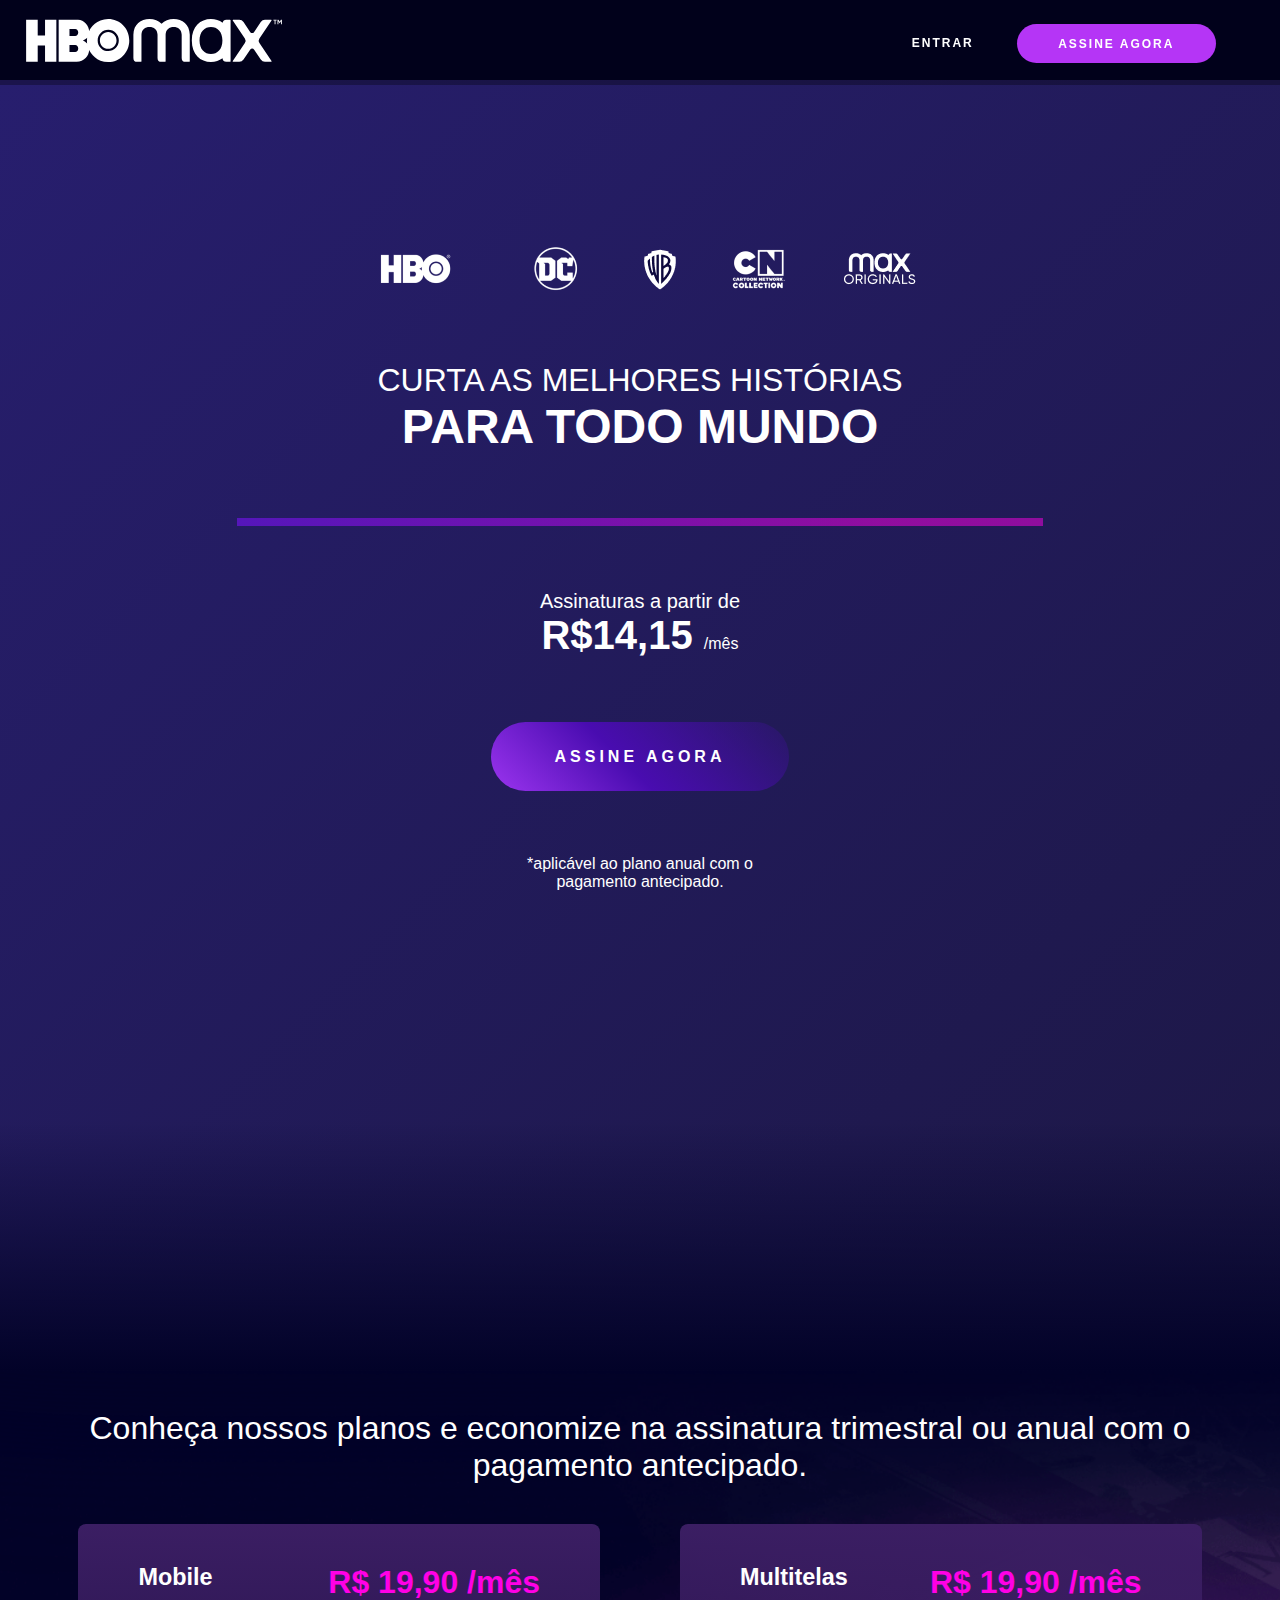
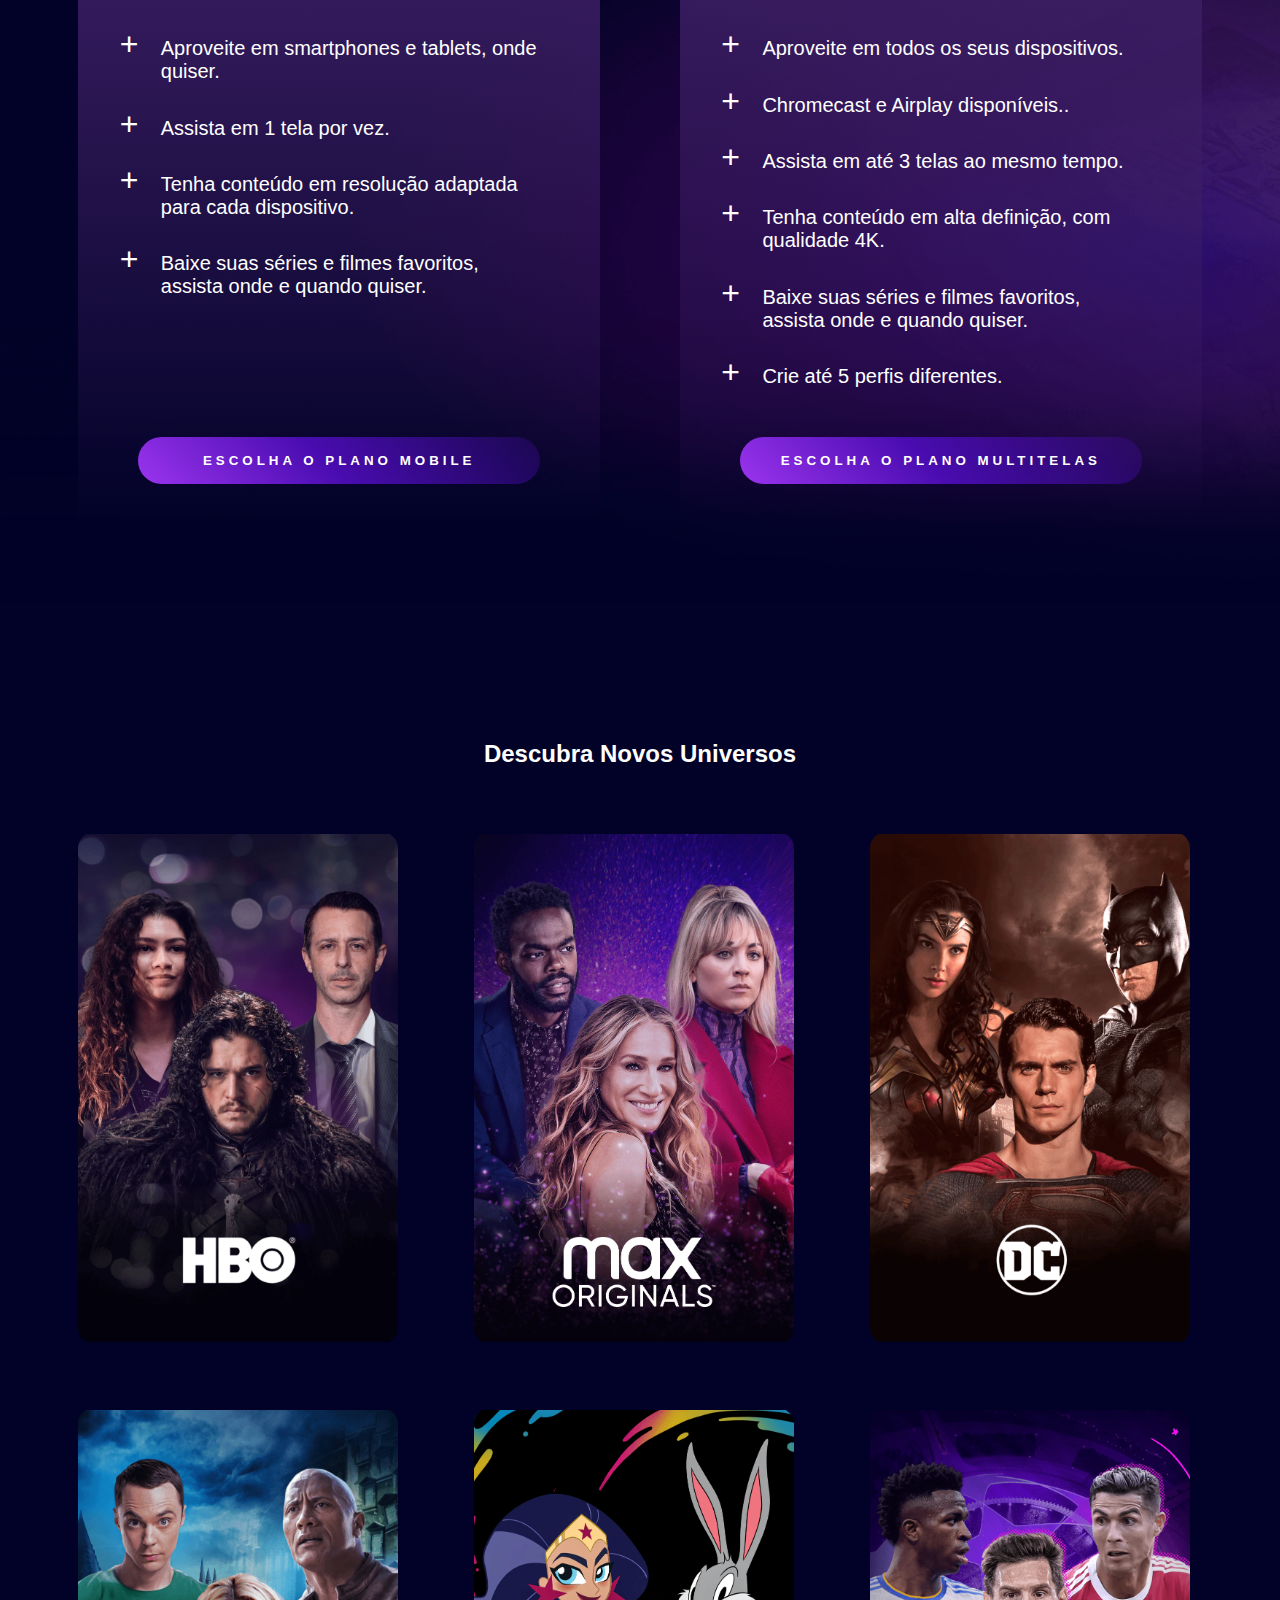
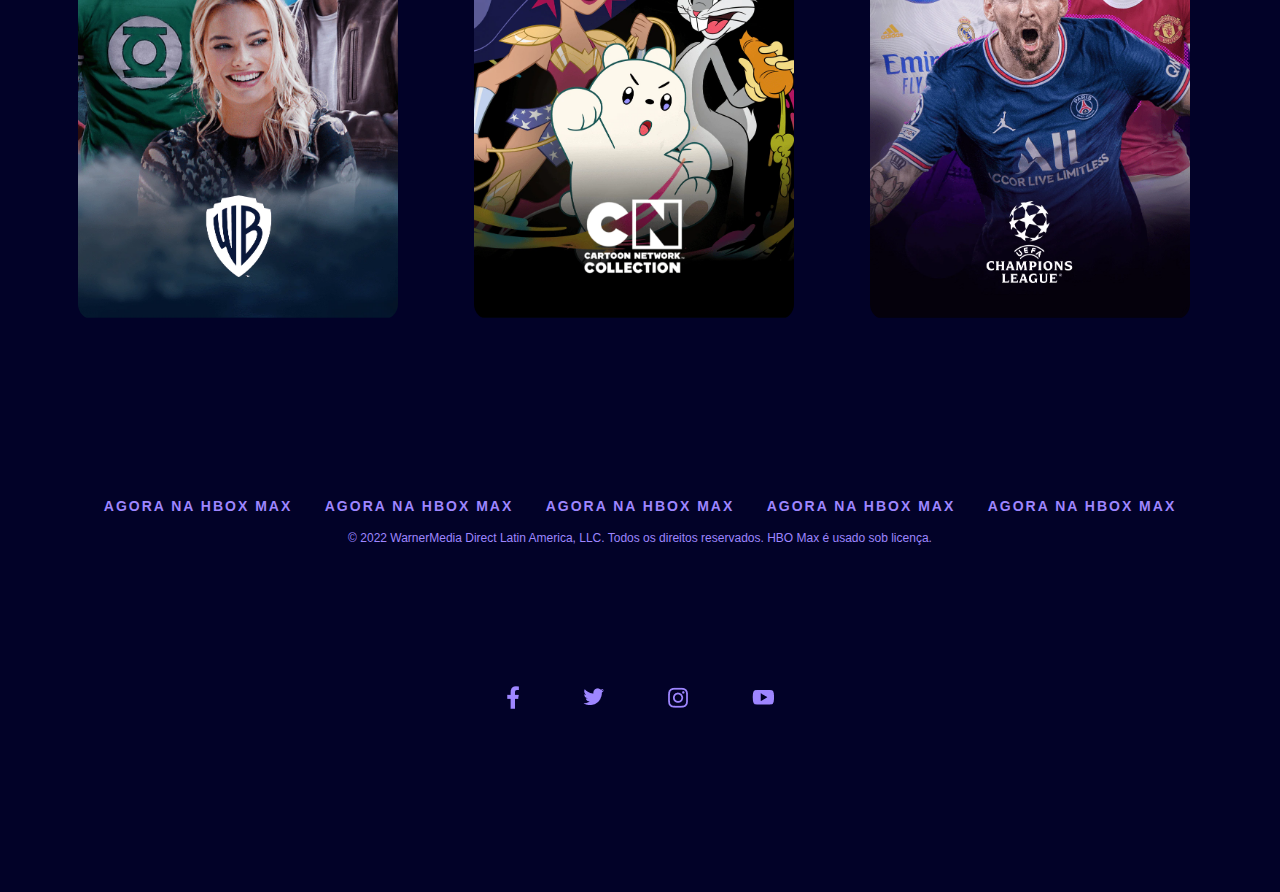
<file: index.html>
<!DOCTYPE html>
<html lang="en">
<head>
    <meta charset="UTF-8">
    <meta name="viewport" content="width=device-width, initial-scale=1.0">

    <link rel="stylesheet" href="css/style.css" />

    <title>HBO Max</title>
</head>
<body>
    <nav class="menu">
        <a href="index.html" class="menu__logo">
            <img class="menu__logo-image" src="img/hbo-logo.svg" alt="logo">
        </a>
        <div>
            <a href="signin.html" class="menu__item">Entrar</a>
            <a class="menu__item menu__item--button button">Assine agora</a>
        </div>
    </nav>

    <header class="header">
        <div class="header__content">
            <div class="header__channels">
                <img src="img/hbo.png" alt="HBO" class="header__channel">
                <img src="img/dc.png" alt="DC" class="header__channel">
                <img src="img/wb.png" alt="WB" class="header__channel">
                <img src="img/cartoon-network_neutral.png" alt="Cartoon" class="header__channel">
                <img src="img/max_originals.png" alt="HBO Max" class="header__channel">
            </div>
        
        <h1 class="header__title">
            <span class="header__title--light">Curta as melhores histórias</span>
            Para todo mundo
        </h1>
        
        <div class="divider"></div>
        
        <div class="offer">
            <p>Assinaturas a partir de</p>
            <p class="offer__price">R$14,15 <span class="offer__price--small">/mês</span></p>
        </div>
        
        <a href="#" class="button button--gradient header__button">Assine agora</a>
        
        <p class="text--small">*aplicável ao plano anual com o pagamento antecipado.</p>
        </div>
    </header>

    <main>
        <section id="subscription" class="subscription">
            <div class="container">
                <h2 class="title">Conheça nossos planos e economize na assinatura trimestral ou anual com o pagamento antecipado.</h2>

                <div class="subscription__plans">
                    <div class="subscription__card card-1">
                        <div>
                            <div class="subscription__plan">
                                <h3>Mobile</h3>

                                <p class="subscription__price">R$ 19,90 <span class="text-small">/mês</span></p>
                            </div>

                            <ul class="subscription__goals">
                                <li class="subscription__description">Aproveite em smartphones e tablets, onde quiser.</li>
                                <li class="subscription__description">Assista em 1 tela por vez.</li>
                                <li class="subscription__description">Tenha conteúdo em resolução adaptada para cada dispositivo.</li>
                                <li class="subscription__description">Baixe suas séries e filmes favoritos, assista onde e quando quiser.</li>
                            </ul>
                        </div>
                        <button class="button button--gradient">Escolha o Plano Mobile</button>
                    </div>
                   
                    <div class="subscription__card card-2">
                        <div>
                            <div class="subscription__plan">
                                <h3>Multitelas</h3>

                                <p class="subscription__price">R$ 19,90 <span class="text-small">/mês</span></p>
                            </div>

                            <ul class="subscription__goals">
                                <li class="subscription__description">Aproveite em todos os seus dispositivos.</li>
                                <li class="subscription__description">Chromecast e Airplay disponíveis..</li>
                                <li class="subscription__description">Assista em até 3 telas ao mesmo tempo.</li>
                                <li class="subscription__description">Tenha conteúdo em alta definição, com qualidade 4K.</li>
                                <li class="subscription__description">Baixe suas séries e filmes favoritos, assista onde e quando quiser.</li>
                                <li class="subscription__description">Crie até 5 perfis diferentes.</li>
                            </ul>
                        </div>
                        <button class="button button--gradient">Escolha o Plano Multitelas</button>
                    </div>
                </div>
            </div>
        </section>

        <section id="contents" class="contents container">
            <h2 class="title">Descubra Novos Universos</h2>
    
                <div class="contents__container">
                    <div class="contents__card bg-card-1">
                    </div>
                    
                    <div class="contents__card bg-card-2">
                    </div>
                    
                    <div class="contents__card bg-card-3">
                    </div>
                    
                    <div class="contents__card bg-card-4">
                    </div>
                    
                    <div class="contents__card bg-card-5">
                    </div>
                    
                    <div class="contents__card bg-card-6">
                    </div>
                    
                </div>
        </section>
    </main>

    <footer class="footer container">
        <div>
            <a href="https://www.max.com/br/pt/sitemap" class="footer__link">Agora na hbox Max</a>
            <a href="https://www.max.com/br/pt" class="footer__link">Agora na hbox Max</a>
            <a href="https://www.max.com/br/pt/movies" class="footer__link">Agora na hbox Max</a>
            <a href="https://www.max.com/br/pt/shows" class="footer__link">Agora na hbox Max</a>
            <a href="https://help.hbomax.com/br" class="footer__link">Agora na hbox Max</a>
        </div>

        <p class="text--small footer--legal">© 2022 WarnerMedia Direct Latin America, LLC. Todos os direitos reservados. HBO Max é usado sob licença.</p>

        <div class="footer__social">
            <a href="https://www.facebook.com/HBOMaxBr/" class="footer__social-link">
                <img src="img/fb_0.png" alt="facebook">
            </a>
            <a href="https://www.facebook.com/HBOMaxBr/" class="footer__social-link">
                <img src="img/twitter_0.png" alt="Twitter">
            </a>
            <a href="https://www.facebook.com/HBOMaxBr/" class="footer__social-link">
                <img src="img/instagram_0.png" alt="Instagram">
            </a>
            <a href="https://www.facebook.com/HBOMaxBr/" class="footer__social-link">
                <img src="img/youtube_0.png" alt="Youtube">
            </a>
        </div>
    </footer>
    
</body>
</html>
</file>
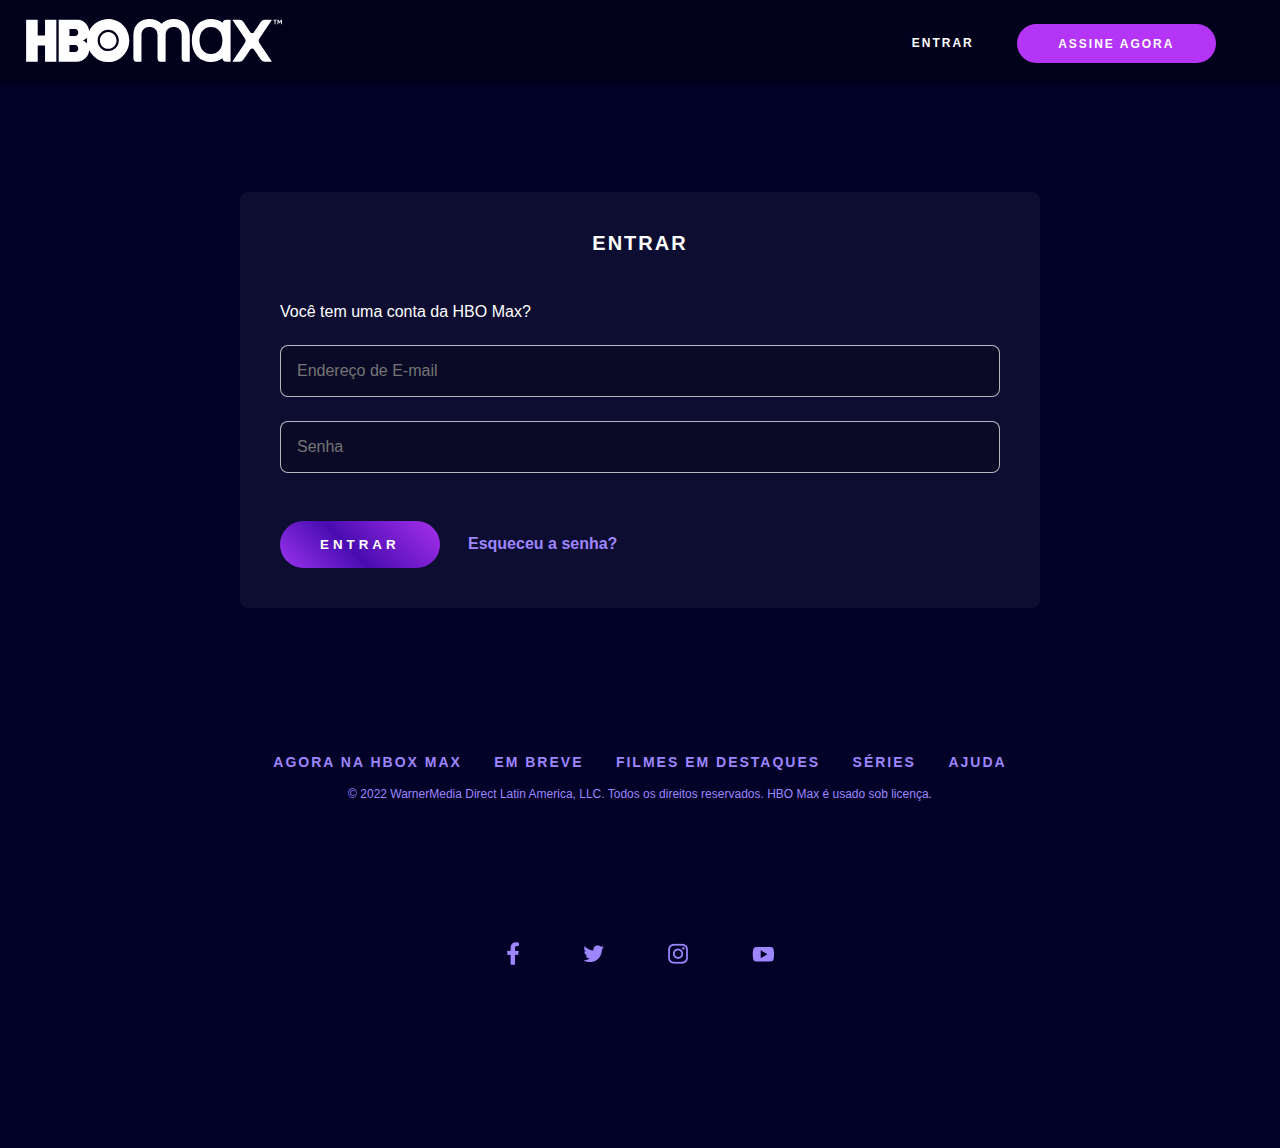
<file: signin.html>
<!DOCTYPE html>
<html lang="en">
<head>
    <meta charset="UTF-8">
    <meta name="viewport" content="width=device-width, initial-scale=1.0">

    <link rel="stylesheet" href="css/style.css" />
    <link rel="stylesheet" href="css/signin.css" />

    <title>Sing In</title>
</head>
<body>
    <nav class="menu">
        <a href="index.html" class="menu__logo">
            <img class="menu__logo-image" src="img/hbo-logo.svg" alt="logo">
        </a>
        <div>
            <a class="menu__item">Entrar</a>
            <a class="menu__item menu__item--button button">Assine agora</a>
        </div>
    </nav>

    <main class="content">
        <form class="login container">
            <h1 class="login__title">Entrar</h1>
            <label class="login__label">Você tem uma conta da HBO Max?</label>
            <input class="login__field" type="email" name="email" id="email" placeholder="Endereço de E-mail">
            <input class="login__field" type="password" name="password" id="password" placeholder="Senha" minlength="0">
            <div class="login__actions">
                <button type="submit" class="button button--gradient">Entrar</button>
                <a href="#" class="login__link">Esqueceu a senha?</a>
            </div>
        </form>
    </main>

    <footer class="footer container">
        <div>
            <a href="https://www.max.com/br/pt/sitemap" class="footer__link">Agora na hbox Max</a>
            <a href="https://www.max.com/br/pt" class="footer__link">Em Breve</a>
            <a href="https://www.max.com/br/pt/movies" class="footer__link">Filmes em Destaques</a>
            <a href="https://www.max.com/br/pt/shows" class="footer__link">Séries</a>
            <a href="https://help.hbomax.com/br" class="footer__link">Ajuda</a>
        </div>

        <p class="text--small footer--legal">© 2022 WarnerMedia Direct Latin America, LLC. Todos os direitos reservados. HBO Max é usado sob licença.</p>

        <div class="footer__social">
            <a href="https://www.facebook.com/HBOMaxBr/" class="footer__social-link">
                <img src="img/fb_0.png" alt="facebook">
            </a>
            <a href="https://www.facebook.com/HBOMaxBr/" class="footer__social-link">
                <img src="img/twitter_0.png" alt="Twitter">
            </a>
            <a href="https://www.facebook.com/HBOMaxBr/" class="footer__social-link">
                <img src="img/instagram_0.png" alt="Instagram">
            </a>
            <a href="https://www.facebook.com/HBOMaxBr/" class="footer__social-link">
                <img src="img/youtube_0.png" alt="Youtube">
            </a>
        </div>
    </footer>
</body>
</html>
</file>
<file: css/style.css>
:root {
    --primary-color: #020228;
    --secondary-color: #ff00e5;
    --tertiary-color: #b535f6;
    --btn-bg-color-gradient: linear-gradient(
      45deg,
      #9b34ef 0%,
      #490cb0 20%,
      transparent 50%
    );
    --btn-link-bg-color: #fff;
    --btn-link-color: #000;
    --card-bg-color: linear-gradient(0deg, transparent, #3b1e63);
    --divider-bg-color: linear-gradient(
      90deg,
      #5516ba,
      rgba(255, 0, 229, 0.5) 80%
    );
    --nav-bg-color: rgba(0, 0, 0, 0.3);
    --text-color: #fff;
    --link-color: #9e86ff;
    --form-bg-color: rgba(211, 211, 211, 0.06);
    --form-field-bg-color: rgba(0, 0, 0, 0.2);
    --form-field-border: 1px solid rgba(255, 255, 255, 0.7);
    --form-field-placeholder: rgba(255, 255, 255, 0.7);
    --form-field-error: rgb(255, 76, 76);

    scroll-behavior: smooth;
}

::-webkit-scrollbar {
    width: 8px;
}

::-webkit-scrollbar-thumb {
    background: var(--tertiary-color);
    border-radius: 10px;
}

::-webkit-scrollbar-thumb:hover {
    background: var(--secondary-color);
}


@import url("https://fonts.googleapis.com/css2?family=Raleway:wght@300;400;500;600;700&display=swap");
@import url("https://fonts.googleapis.com/css2?family=Quicksand:wght@300;400;700&display=swap");

* {
    margin: 0;
    padding: 0;
    box-sizing: border-box;
    font-family: "Raleway", sans-serif;
}

/* html {
    font-size: 62.5%;
} */

body {
    display: block;
    background-color: var(--primary-color);
    color: var(--text-color);
}

a {
    text-decoration: none;
}

.container {
    max-width: 1200px;
    margin: 0 auto;
    padding: 2.4rem;
    text-align: center;
}

.text--small {
    font-size: 1rem;
    font-weight: 300;
}

.menu {
    width: 100%;
    padding: 1.2rem 1.6rem;
    position: fixed;
    top: 0;

    display: flex;
    align-items: center;
    justify-content: space-between;
    background: var(--nav-bg-color);
    z-index: 1;
}

.menu .menu__logo {
    max-width: 16rem;
}

.menu__logo-image {
    width: 100%;
}

.menu .menu__item {
    margin-right: 2.4rem;
    font-size: 0.75rem;
    font-weight: 700;
    text-transform: uppercase;
    letter-spacing: 2px;
    color: var(--text-color);
}

.menu__item:hover {
    color: var(--primary-color);
    background: var(--btn-link-bg-color);
}

.menu .menu__item .menu__item--button {
    padding: 0.8rem 2.6rem;
}
    
.button {
    padding: 0.8rem 2.6rem;
    background-color: var(--tertiary-color);
    border-radius: 500px;
    border: none;
    cursor: pointer;
}

.header {
    position: relative;
    margin-top: 5rem;
    padding: 10rem 0 30rem;
    background: linear-gradient(-45deg, #56125b, #0f0f10, #271e6e);
    background-size: 400% 500%;
    animation: gradient 10s ease infinite alternate;
}

@keyframes gradient {
    0% {
        background-position: 0% 50%;
    }
    
    50% {
        background-position: 100% 50%;
    }

    100% {
        background-position: 0% 50%;
    }
}

.header__content {
    margin: auto;
    display: flex;
    flex-direction: column;
    align-items: center;
    gap: 4rem;
    padding: 0 4rem;
    color: var(--text-color);
}

.header__content::after {
    content: "";
    width: 100%;
    height: 250px;
    position: absolute;
    bottom: 0;
    background: linear-gradient(0deg, var(--primary-color), transparent);
}

.header__channels {
    display: flex;
    flex-wrap: wrap;
    justify-content: center;
    gap: 2.4rem;
}

.header__channel {
    object-fit: contain;
}

.header__title {
    text-transform: uppercase;
    text-align: center;
    font-size: 3rem;
}

.header__title--light {
    display: block;
    font-weight: lighter;
    font-size: 2rem;
}

.divider {
    width: 70%;
    max-width: 70rem;
    height: 0.5rem;
    background: var(--divider-bg-color);
}

.header__title--light .after {
    text-align: center;
    font-size: 1.25rem;
}

.header .offer {
    text-align: center;
    font-size: 1.25rem;
}

.header .offer__price {
    font-family: "Raleway", sans-serif;
    font-size: 2.5rem;
    font-weight: bold;
}

.header .offer__price--small {
    font-size: 1rem;
    font-weight: 300;
}

.header .button {
    padding: 1.6rem 4rem;
    border-radius: 500px;
    font-weight: 700;
    color: var(--text-color);
    text-transform: uppercase;
    text-decoration: none;
    letter-spacing: 4px;
    border: none;
    cursor: pointer;
}

.header .button--gradient {
    background: var(--btn-bg-color-gradient);
    outline: 3px solid transparent;
    transition: background 1s, outline 1s, transform 1s;
    background-size: 250%;
}

.header .header__button {
    animation: wiggle 2.2s linear infinite;
}

.header .header__button:hover {
    border: var(--tertiary-color);
}

@keyframes wiggle {
    0% {
        transform: rotate(0);
    }

    15% {
        transform: rotate(-15deg);
    }

    20% {
        transform: rotate(10deg);
    }

    25% {
        transform: rotate(-10deg);
    }

    30% {
        transform: rotate(10deg);
    }

    35% {
        transform: rotate(-10deg);
    }

    40%, 100% {
        transform: rotate(0);
    }
}

.header .text--small {
    max-width: 300px;
    text-align: center;
}

.subscription {
    background: url('../img/background-movies-series.png') no-repeat;
    background-size: cover;
    position: relative;
}

.subscription .title {
    display: block;
    font-size: 2rem;
    font-weight: 500;
}

.subscription__plans {
    display: flex;
    justify-content: space-around;
    gap: 80px;
    margin: 40px 0;
    perspective: 2000px;
    perspective-origin: top;
}

.subscription__card {
    background: var(--card-bg-color);
    padding: 40px 60px;
    border-radius: 8px;

    display: flex;
    min-height: 600px;
    flex-direction: column;
    justify-content: space-between;
    transition: transform 1s ease-in-out;
}

.card-1:hover {
    transform: rotateY(40deg);
}

.card-2:hover {
    transform: rotateY(-40deg);
}

.subscription__plan {
    display: flex;
    justify-content: space-between;
    font-size: 1.25rem;
    margin-bottom: 1.6rem;
}

.subscription__plan h3 {
    display: block;
    font-size: 1.17em;
}

.subscription__plan p {
    display: block;
}

.subscription__plan .subscription__price {
    font-size: 2rem;
    font-family: "Raleway", sans-serif;
    color: var(--secondary-color);
    font-weight: 700;
}

.subscription__plan .text--small {
    color: var(--text-color);
}

.subscription__goals {
    display: block;
    list-style-type: disc;
}

.subscription__goals .subscription__description {
    text-align: left;
    list-style: none;
    font-size: 1.25rem;
    margin-bottom: 1.4rem;
    padding-left: 1.4rem;
}

.subscription__goals .subscription__description::marker {
    content: '+';
    font-size: 2rem;
    margin: 0 8px 0 0;
}

.button--gradient {
    background: var(--btn-bg-color-gradient);
    outline: 3px solid transparent;
    transition: background 1s, outline 1s, transform 1s;
    background-size: 250%;
}

.subscription__card .button {
    padding: 16px 40px;
    font-weight: 700;
    color: var(--text-color);
    text-transform: uppercase;
    text-decoration: none;
    letter-spacing: 4px;
    cursor: pointer;
}

.contents {
    margin: 100px auto;
    scroll-margin-top: 80px;
}

.contents .contents__container {
    margin-top: 4rem;
    display: grid;
    grid-template-columns: repeat(3, 1fr);
    gap: 4rem;
}

.contents .contents__container .contents__card {
    width: 20rem;
    height: 32rem;

    border-radius: 16px;
    background-repeat: no-repeat;
    background-size: cover;
    background-position: center;
    border: 2px solid transparent;
    transition: transform 0.8s, background 0.8s, border 1s;
}

.contents .contents__container .contents__card:hover {
    transform: scale(1.1);
    border: var(--tertiary-color);
    cursor: pointer;
}

.contents .bg-card-1 {
    background-image: url('../img/hbo-default_0.webp');
}

.contents .bg-card-1:hover {
    background-image: url('../img/MAX-Default.webp');
}

.contents .bg-card-2 {
    background-image: url('../img/MAX-Default.webp');
}

.contents .bg-card-2:hover {
    background-image: url('../img/MAX-Default.webp');
}

.contents .bg-card-3 {
    background-image: url('../img/DC_Default.webp');
}

.contents .bg-card-3:hover {
    background-image: url('../img/MAX-Default.webp');
}

.contents .bg-card-4 {
    background-image: url('../img/WB-Default.webp');
}

.contents .bg-card-4:hover {
    background-image: url('../img/MAX-Default.webp');
}

.contents .bg-card-5 {
    background-image: url('../img/CN-Default.webp');
}

.contents .bg-card-5:hover {
    background-image: url('../img/MAX-Default.webp');
}

.contents .bg-card-6 {
    background-image: url('../img/UCL-Default.webp');
}

.contents .bg-card-6:hover {
    background-image: url('../img/MAX-Default.webp');
}

.contents .contents__image {
    width: 100%;
    object-fit: cover;
    object-position: center;
    transition: opacity 2s;
}

.contents .contents__image img {
    overflow-clip-margin: content-box;
    overflow: clip;
}

.footer__link {
    font-family: "Raleway", sans-serif;
    font-weight: bold;
    color: var(--link-color);
    text-transform: uppercase;
    text-decoration: none;
    margin: 0 14px;
    letter-spacing: 2px;
    transition: color 0.5s;
    font-size: 0.875rem;
}

.footer .footer--legal {
    font-size: 0.75rem;
    margin: 16px 0;
    color: var(--link-color);
}

.footer .text--small {
    font-weight: 300;
}

.footer__social {
    display: flex;
    align-items: center;
    justify-content: center;
    gap: 4rem;
    margin: 8.8rem;
}


@media (width: 990px) {

}

@media (width: 990px) {

}
</file>
<file: css/signin.css>
/* SING IN PAGE */
:root {
    --primary-color: #020228;
    --secondary-color: #ff00e5;
    --tertiary-color: #b535f6;
    --btn-bg-color-gradient: linear-gradient(
      45deg,
      #9b34ef 0%,
      #490cb0 20%,
      transparent 50%
    );
    --btn-link-bg-color: #fff;
    --btn-link-color: #000;
    --card-bg-color: linear-gradient(0deg, transparent, #3b1e63);
    --divider-bg-color: linear-gradient(
      90deg,
      #5516ba,
      rgba(255, 0, 229, 0.5) 80%
    );
    --nav-bg-color: rgba(0, 0, 0, 0.3);
    --text-color: #fff;
    --link-color: #9e86ff;
    --form-bg-color: rgba(211, 211, 211, 0.06);
    --form-field-bg-color: rgba(0, 0, 0, 0.2);
    --form-field-border: 1px solid rgba(255, 255, 255, 0.7);
    --form-field-placeholder: rgba(255, 255, 255, 0.7);
    --form-field-error: rgb(255, 76, 76);

    scroll-behavior: smooth;
}

::-webkit-scrollbar {
    width: 8px;
}

::-webkit-scrollbar-thumb {
    background: var(--tertiary-color);
    border-radius: 10px;
}

::-webkit-scrollbar-thumb:hover {
    background: var(--secondary-color);
}


@import url("https://fonts.googleapis.com/css2?family=Raleway:wght@300;400;500;600;700&display=swap");
@import url("https://fonts.googleapis.com/css2?family=Quicksand:wght@300;400;700&display=swap");

* {
    margin: 0;
    padding: 0;
    box-sizing: border-box;
    font-family: "Raleway", sans-serif;
}

/* html {
    font-size: 62.5%;
} */

body {
    background-image: url('../img/background-movies-series.png') no-repeat;
    background-size: cover;
    height: 100vh;
    background-color: var(--primary-color);
    color: var(--text-color);
}

a {
    text-decoration: none;
}

.menu {
    position: relative;
}

.container {
    max-width: 1200px;
    margin: 0 auto;
    padding: 2.4rem;
    text-align: center;
}

.content {
    display: flex;
    justify-content: center;
    align-items: center;
    font-family: "Quicksand", cursive;
    width: 100%;
    height: 70%;
    padding: 24px;
}

.login {
    width: 100%;
    max-width: 800px;
    background-color: var(--form-bg-color);
    border-radius: 8px;
    display: flex;
    flex-direction: column;
    gap: 24px;
    padding: 40px;
}

.login__title {
    letter-spacing: 2px;
    text-transform: uppercase;
    font-size: 1.25rem;
    margin-bottom: 24px;
}

.login__label {
    text-align: left;
}

.login__field {
    background: var(--form-field-bg-color);
    border: var(--form-field-border);
    border-radius: 8px;
    color: var(--text-color);
    padding: 16px;
    font-size: 1rem;
}

.login__actions {
    margin-top: 24px;
    text-align: left;
}

.login__actions .button {
    padding: 16px 40px;
    background-color: var(--tertiary-color);
    border-radius: 500px;
    font-weight: 700;
    color: var(--text-color);
    text-transform: uppercase;
    text-decoration: none;
    letter-spacing: 4px;
    border: none;
    cursor: pointer;
}

.login__actions .button:hover {
    background: var(--primary-color);
    transform: scale(1.1);
}

.login .login__link {
    color: var(--link-color);
    text-decoration: none;
    margin-left: 24px;
    font-weight: bold;
}

footer .footer__link:hover {
    color: var(--text-color);
}
</file>
